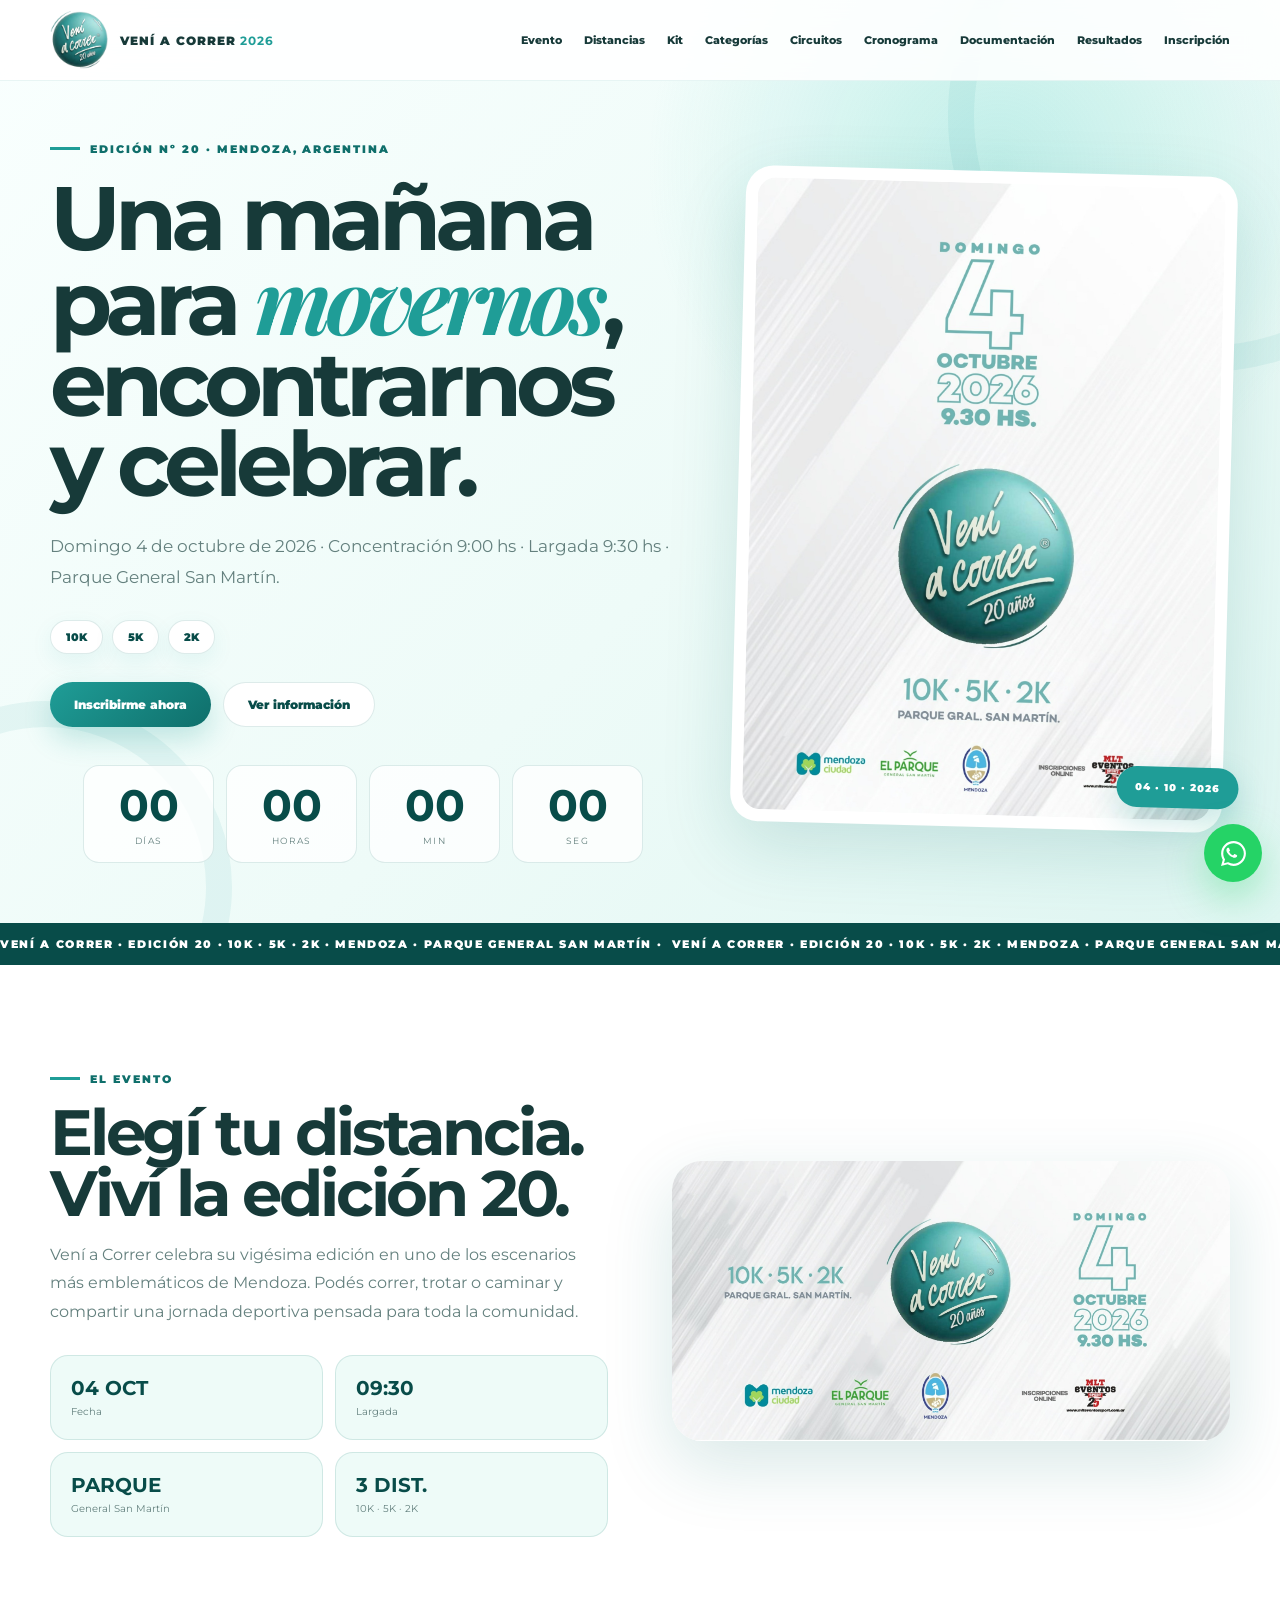
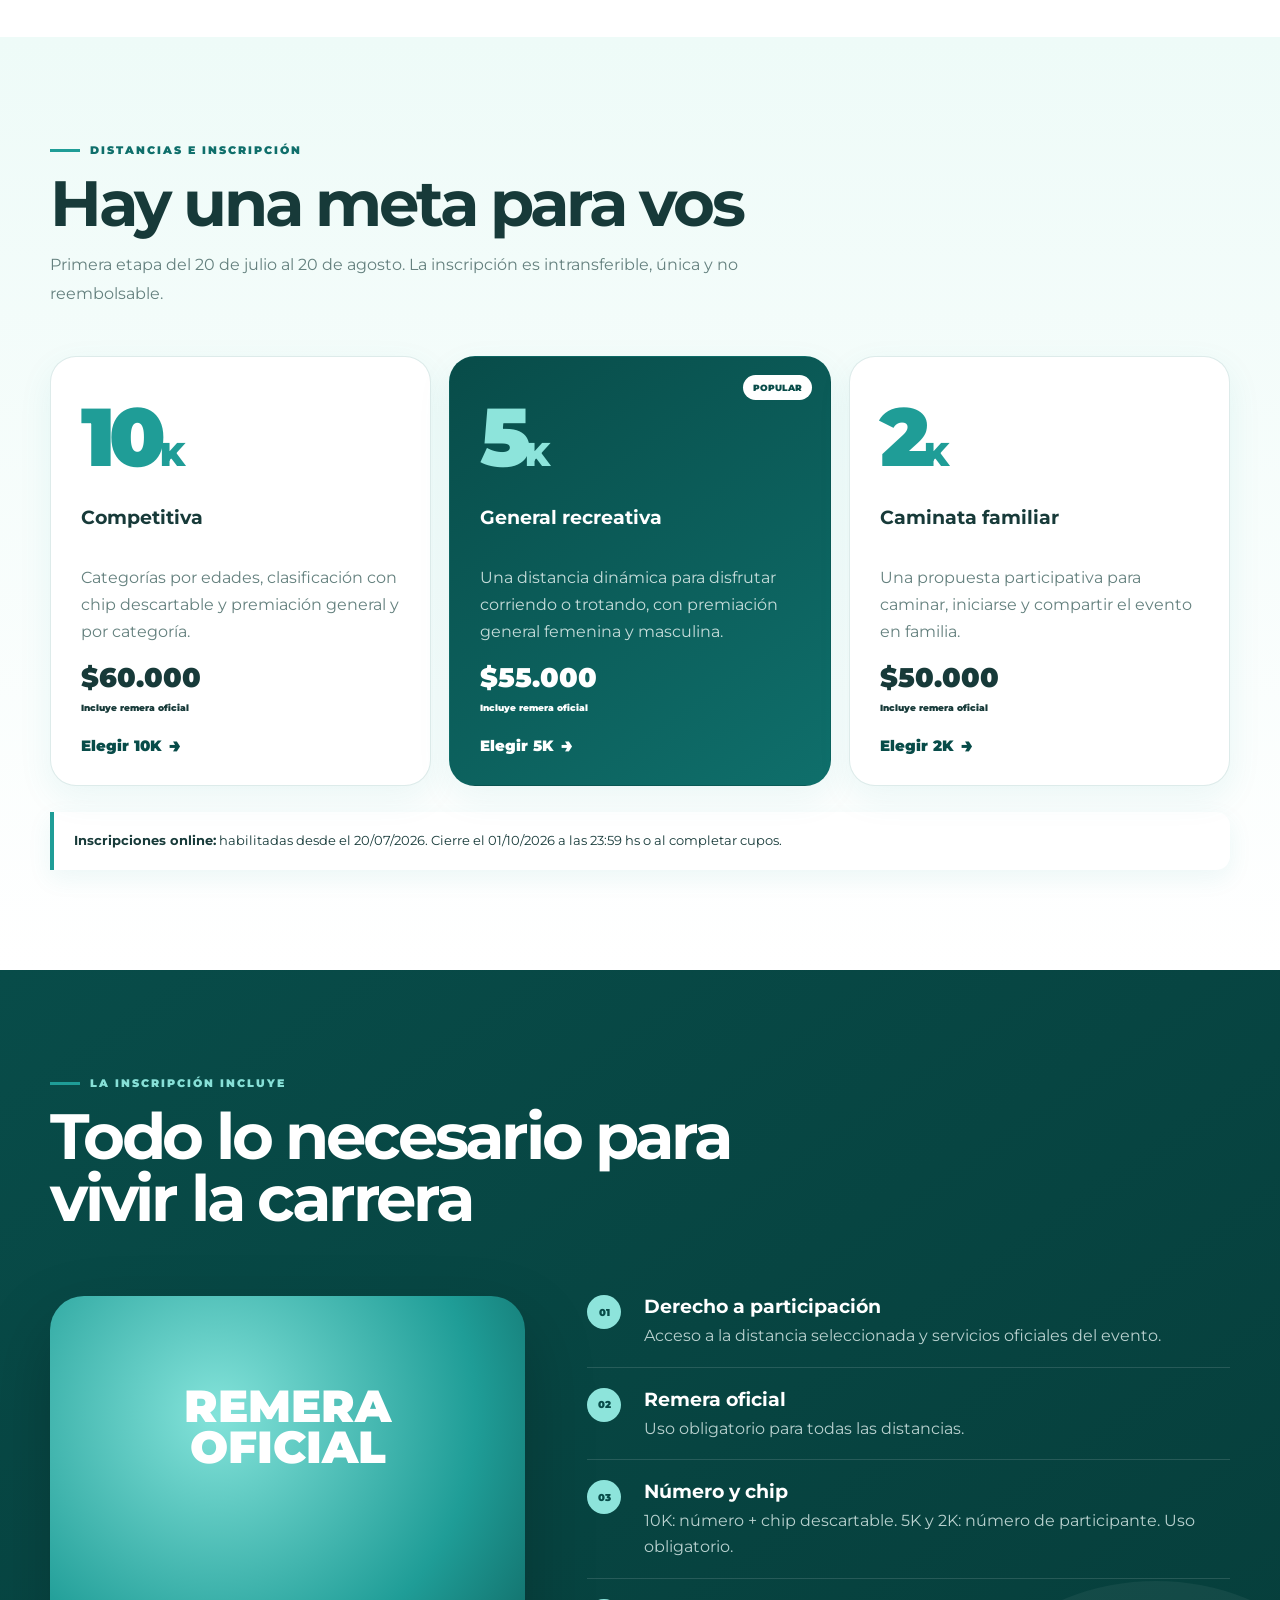
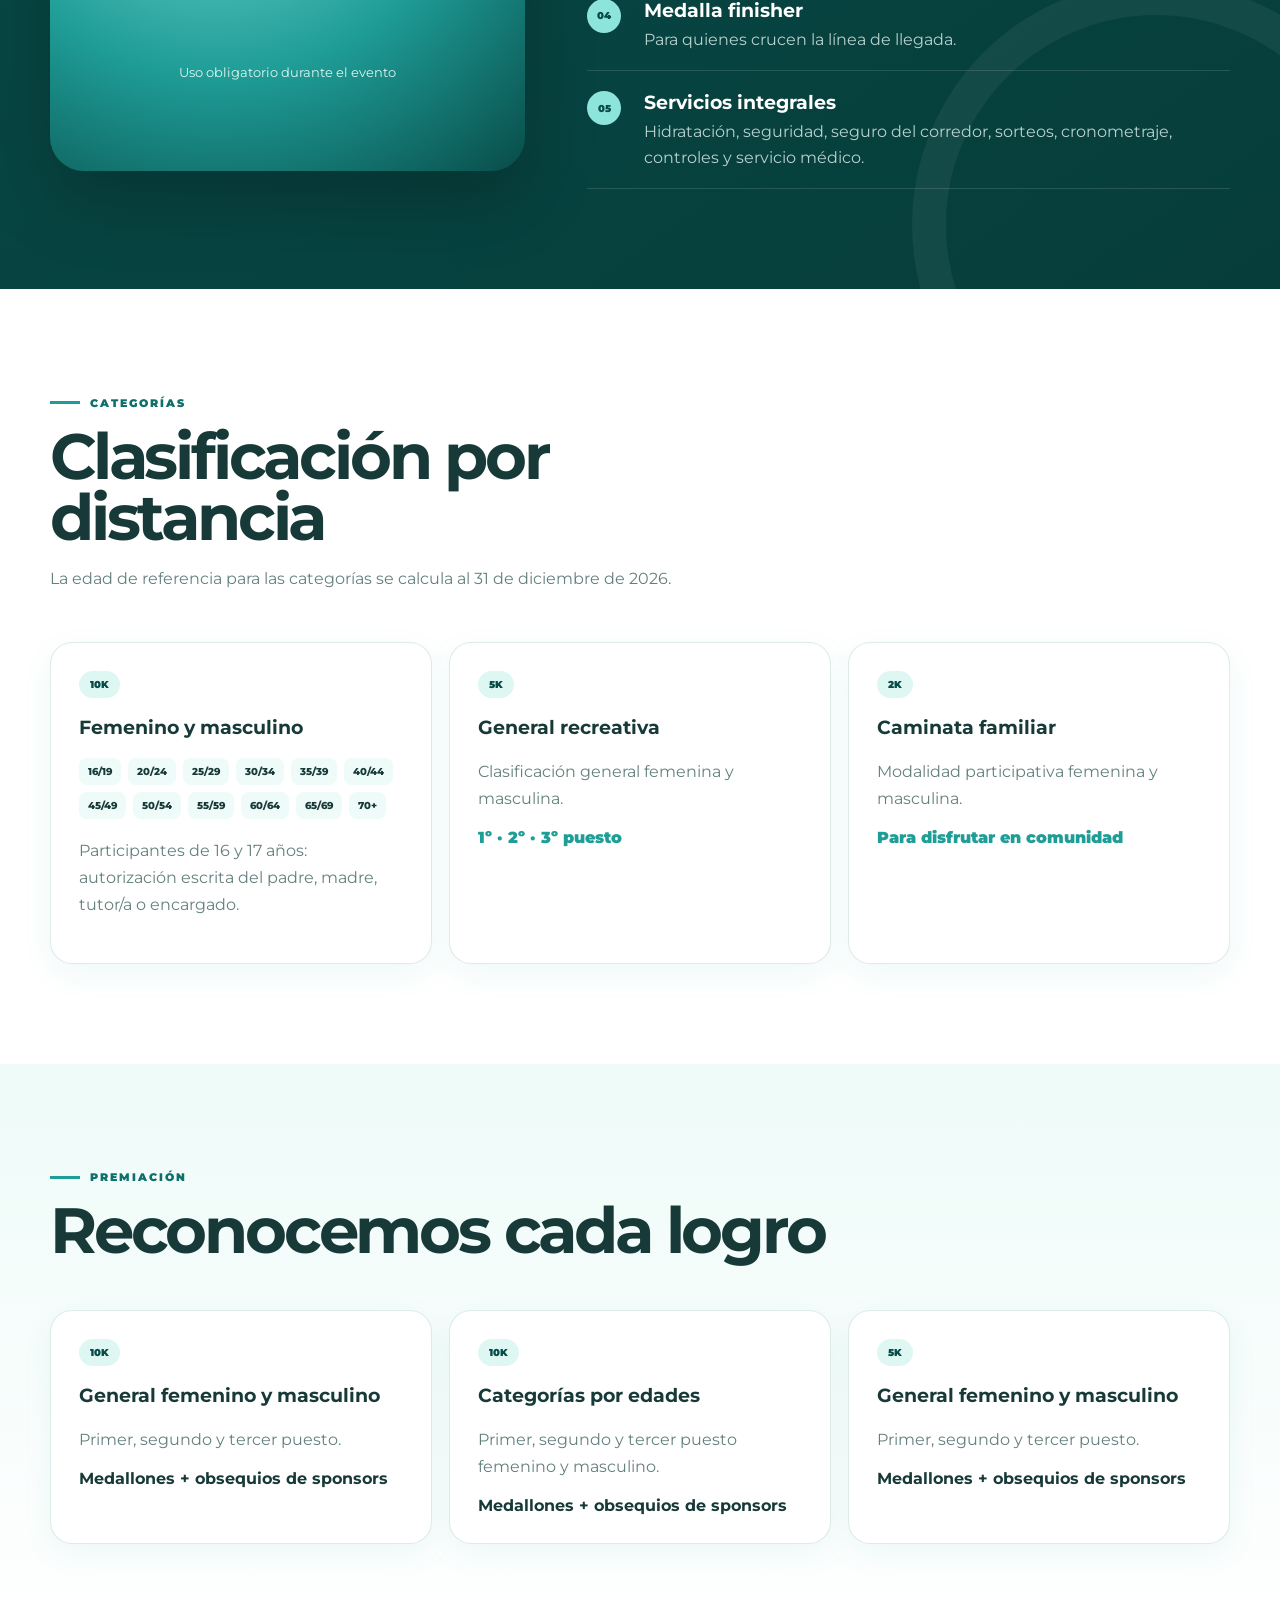
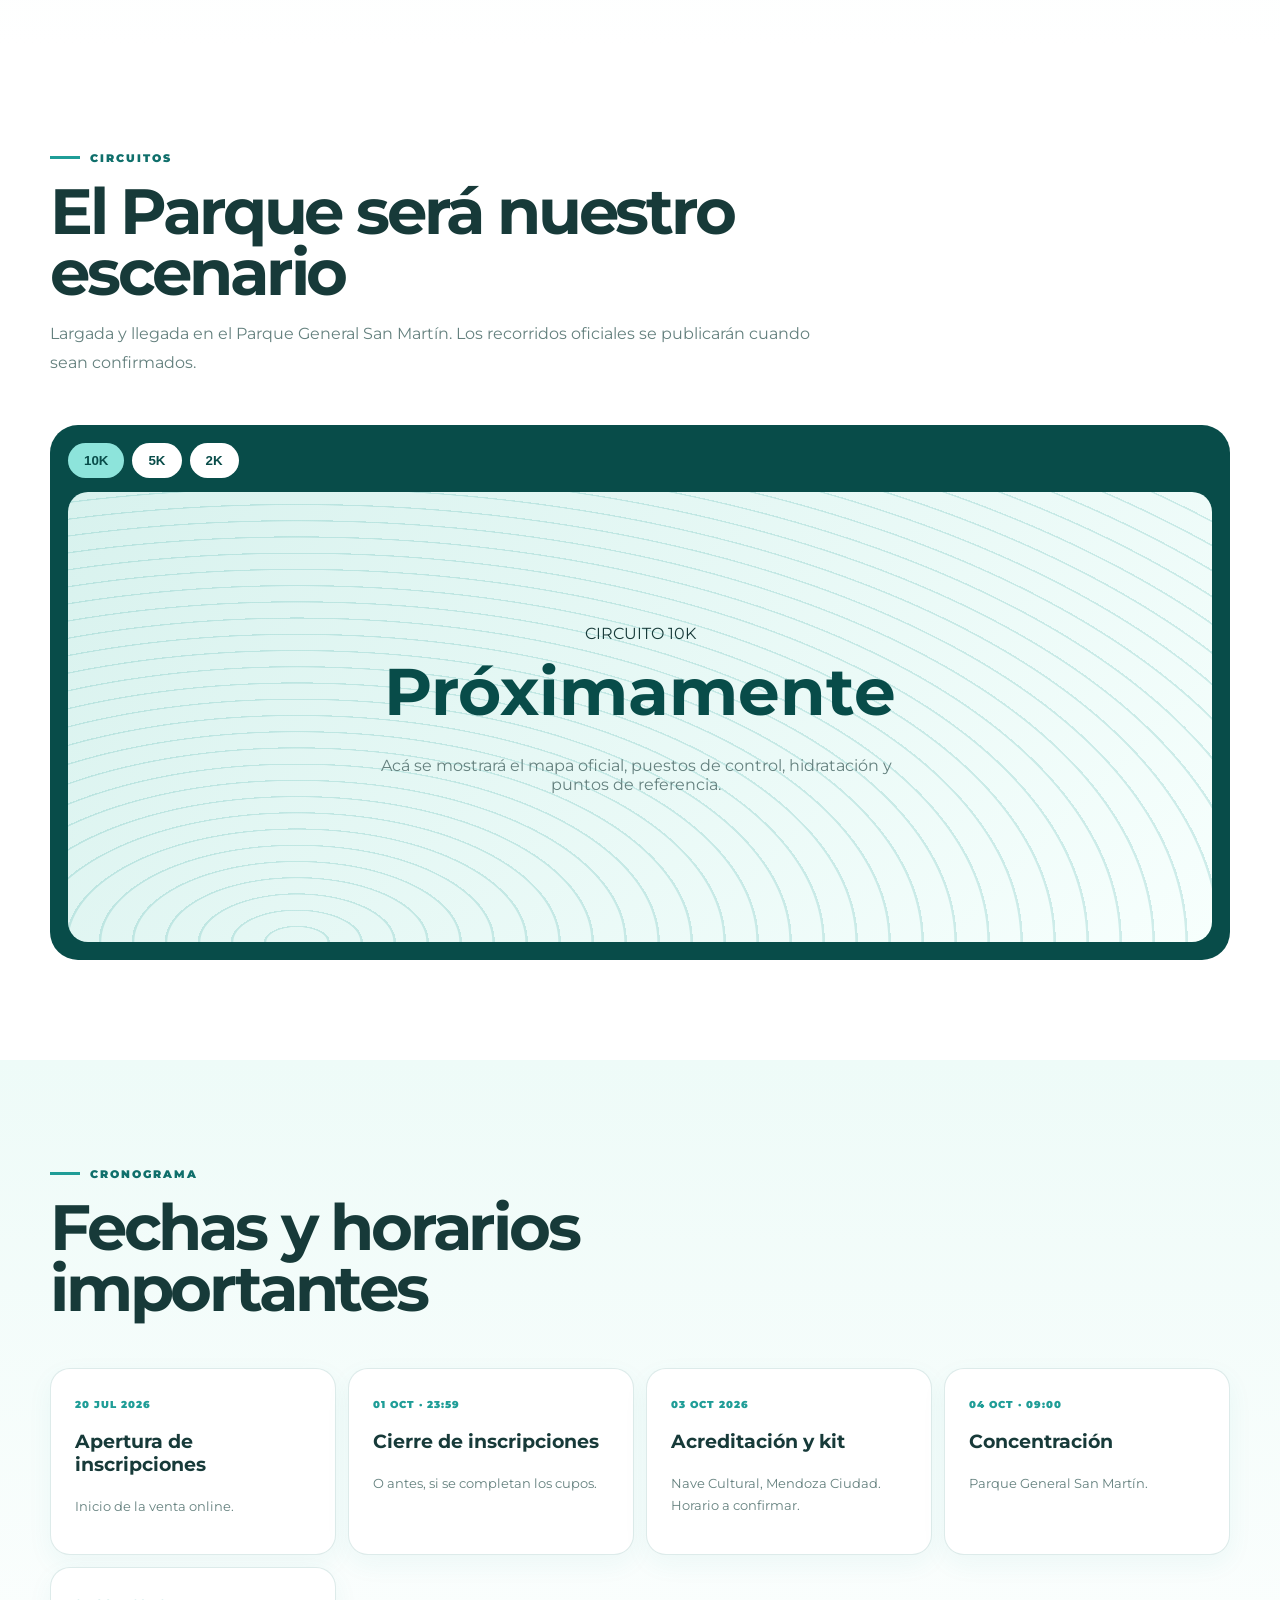
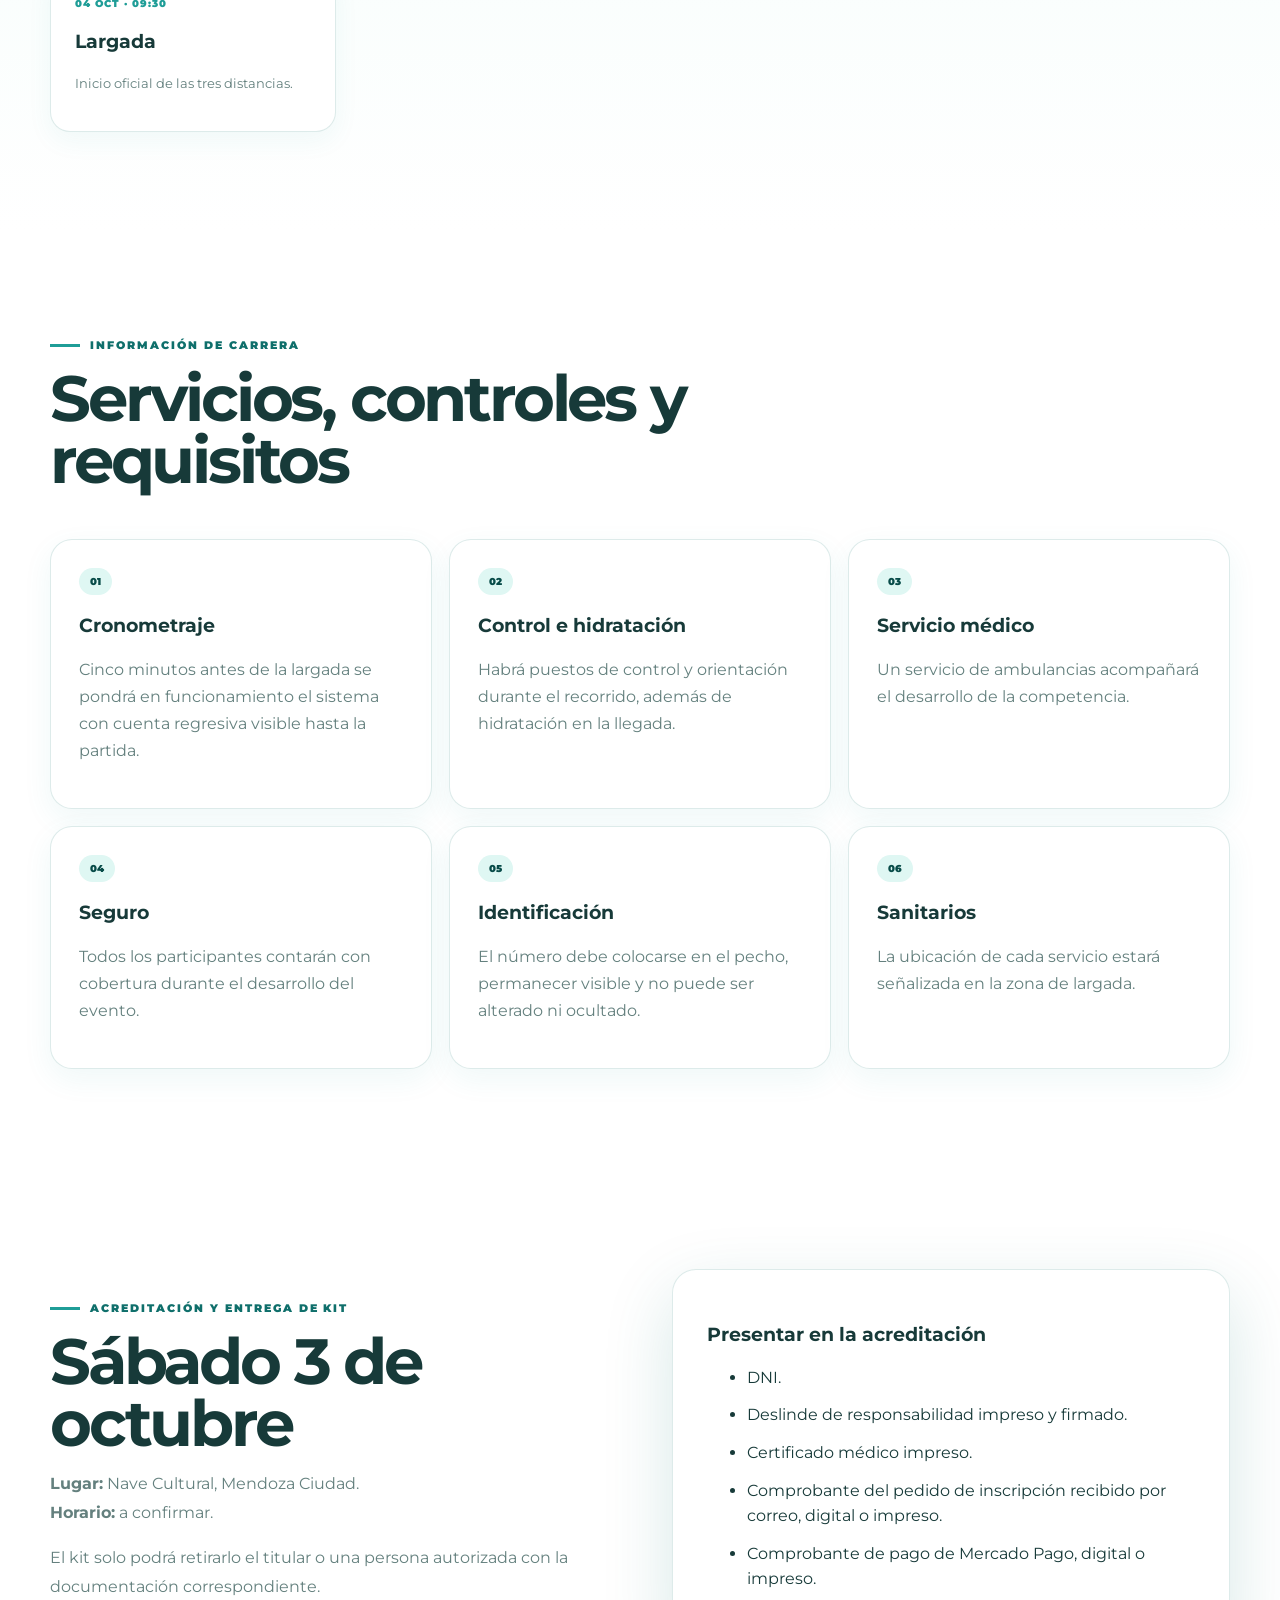
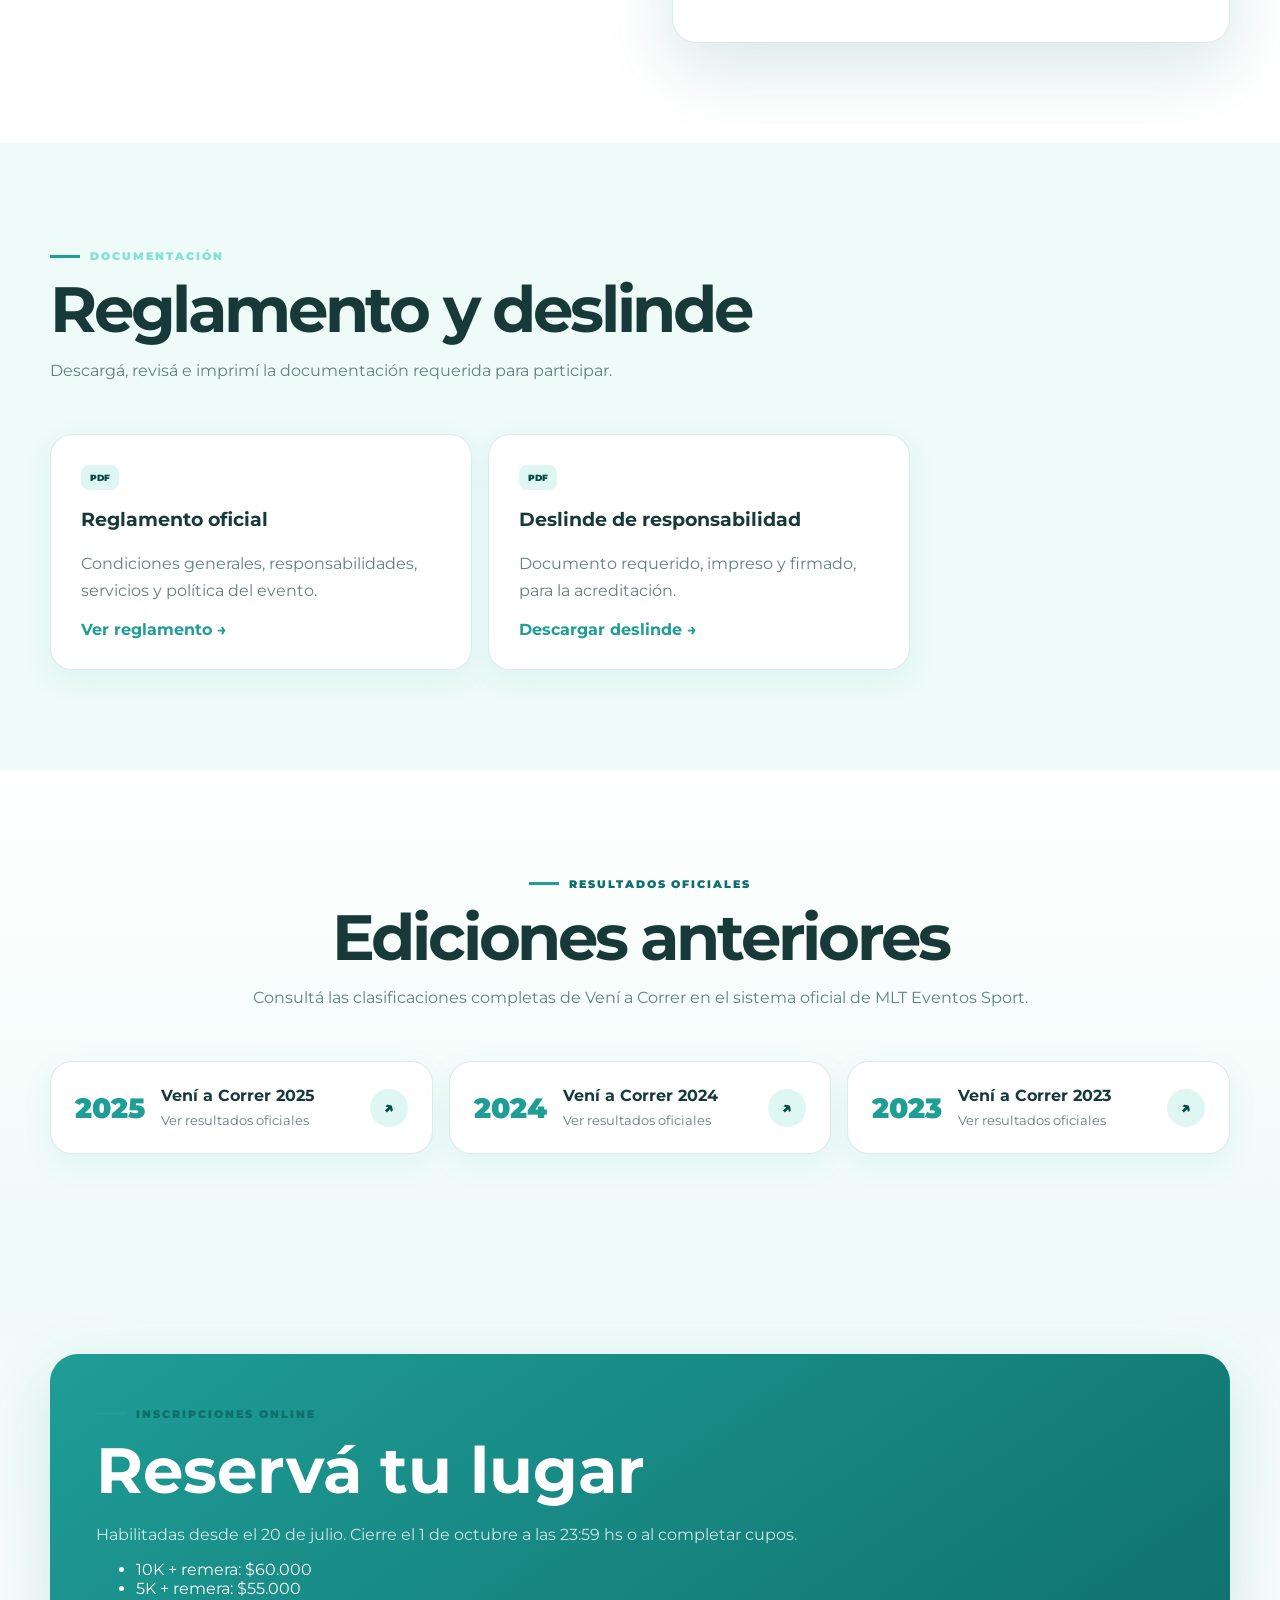
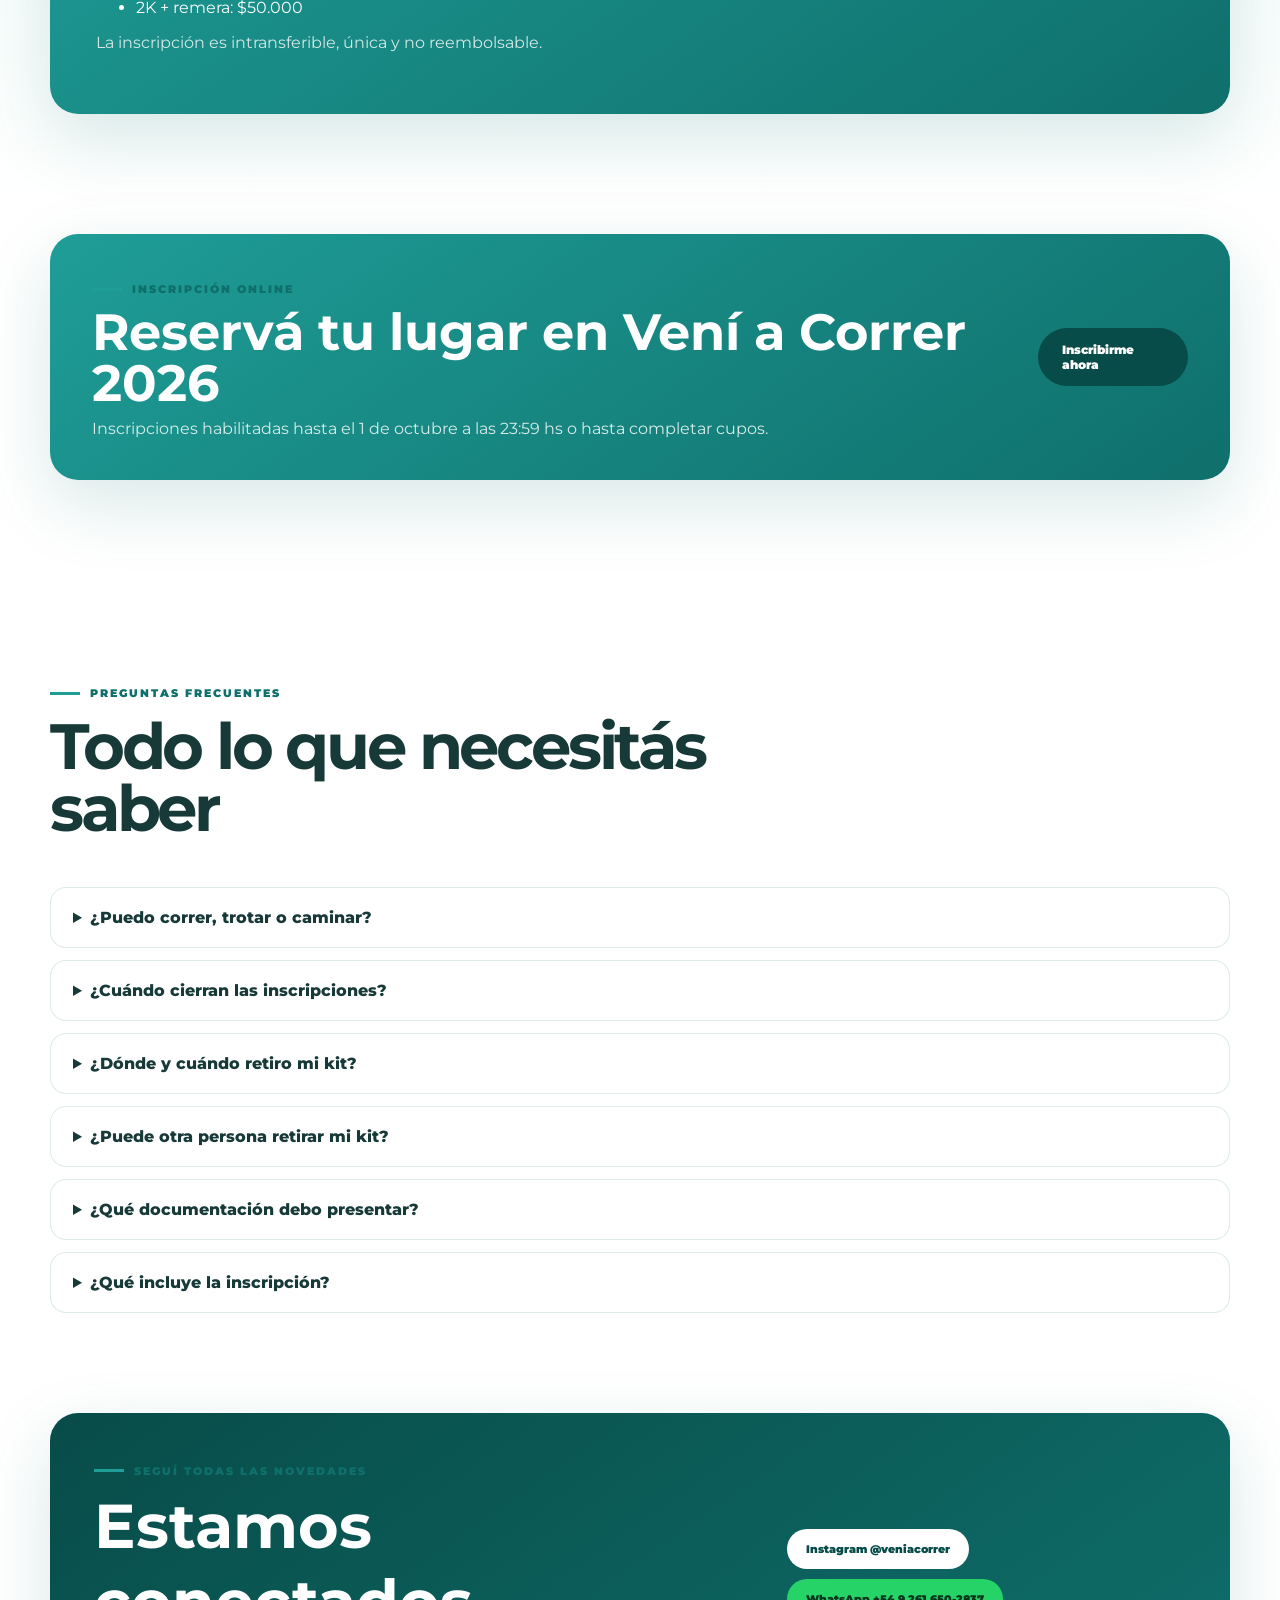
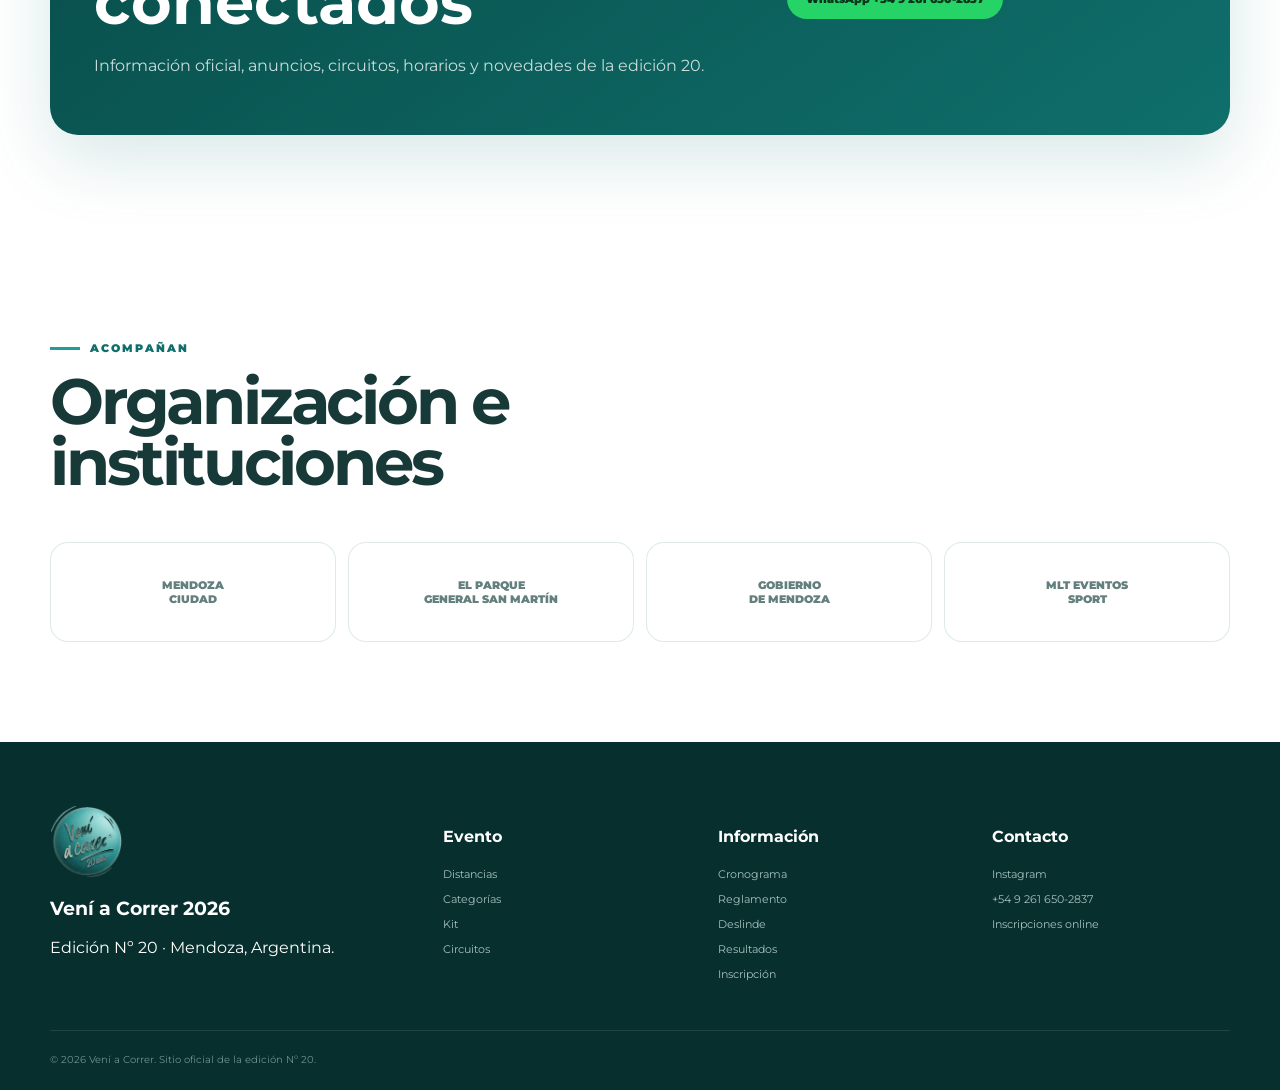
<file: index.html>
<!doctype html>
<html lang="es-AR">
<head>
  <meta charset="UTF-8" />
  <meta name="viewport" content="width=device-width, initial-scale=1.0" />
  <meta name="theme-color" content="#147f7c" />
  <meta name="description" content="Vení a Correr 2026, edición 20 años. 10K, 5K y 2K en el Parque General San Martín, Mendoza. Domingo 4 de octubre, 9:30 hs." />
  <meta property="og:title" content="Vení a Correr 2026 — 20 años" />
  <meta property="og:description" content="10K · 5K · 2K — Parque General San Martín — 4 de octubre de 2026" />
  <meta property="og:image" content="assets/images/og-cover.jpg" />
  <meta property="og:type" content="website" />
  <link rel="icon" type="image/png" sizes="32x32" href="assets/images/favicon-32.png" />
  <link rel="apple-touch-icon" href="assets/images/logo-evento.jpg" />
  <link rel="manifest" href="manifest.webmanifest" />
  <link rel="preconnect" href="https://fonts.googleapis.com" />
  <link rel="preconnect" href="https://fonts.gstatic.com" crossorigin />
  <link href="https://fonts.googleapis.com/css2?family=Montserrat:wght@400;500;600;700;800;900&family=Playfair+Display:ital,wght@1,700&display=swap" rel="stylesheet" />
  <link rel="stylesheet" href="styles.css?v=9" />
  <title>Vení a Correr 2026 | Edición 20 años</title>
  <script type="application/ld+json">
  {"@context":"https://schema.org","@type":"SportsEvent","name":"Vení a Correr 2026 — Edición 20 años","startDate":"2026-10-04T09:30:00-03:00","endDate":"2026-10-04T13:00:00-03:00","eventStatus":"https://schema.org/EventScheduled","eventAttendanceMode":"https://schema.org/OfflineEventAttendanceMode","location":{"@type":"Place","name":"Parque General San Martín","address":{"@type":"PostalAddress","addressLocality":"Mendoza","addressRegion":"Mendoza","addressCountry":"AR"}},"offers":{"@type":"Offer","url":"https://inscripciones.mlteventossport.com.ar/eventos/veni-a-correr-2026","availability":"https://schema.org/InStock","validFrom":"2026-07-20T00:00:00-03:00"},"description":"Carrera 10K, 5K y 2K en el Parque General San Martín, Mendoza."}
  </script>
</head>
<body>
  <div class="progress" id="scrollProgress"></div>
  <header class="site-header" id="inicio">
    <nav class="nav container" aria-label="Navegación principal">
      <a class="brand" href="#inicio" aria-label="Vení a Correr, inicio">
        <img src="assets/images/logo-evento-transparente.png" alt="Logo Vení a Correr 20 años" />
        <span>VENÍ A CORRER <b>2026</b></span>
      </a>
      <button class="nav-toggle" id="navToggle" aria-expanded="false" aria-controls="navMenu" aria-label="Abrir menú">☰</button>
      <div class="nav-menu" id="navMenu">
        <a href="#evento">Evento</a><a href="#distancias">Distancias</a><a href="#kit">Kit</a><a href="#categorias">Categorías</a><a href="#circuitos">Circuitos</a><a href="#cronograma">Cronograma</a><a href="#documentacion">Documentación</a><a href="#resultados">Resultados</a>
<a href="#inscripciones">Inscripción</a>
      </div>
    </nav>
  </header>

  <main>
    <section class="hero">
      <div class="hero-glow one"></div><div class="hero-glow two"></div>
      <div class="container hero-grid">
        <div class="hero-copy reveal">
          <span class="eyebrow">EDICIÓN Nº 20 · MENDOZA, ARGENTINA</span>
          <h1>Una mañana para <em>movernos</em>, encontrarnos y celebrar.</h1>
          <p class="lead">Domingo 4 de octubre de 2026 · Concentración 9:00 hs · Largada 9:30 hs · Parque General San Martín.</p>
          <div class="hero-badges"><span>10K</span><span>5K</span><span>2K</span></div>
          <div class="hero-actions">
            <a class="btn btn-primary" href="https://inscripciones.mlteventossport.com.ar/eventos/veni-a-correr-2026" target="_blank" rel="noopener">Inscribirme ahora</a>
<a class="btn btn-ghost" href="#informacion">Ver información</a>
          </div>
          <div class="countdown" id="countdown" aria-label="Cuenta regresiva"></div>
        </div>
        <div class="hero-art reveal">
          <div class="poster-wrap"><img class="hero-event-image" src="assets/images/flyer-vertical.jpg" alt="Flyer oficial Vení a Correr 2026" /><span class="poster-chip">04 · 10 · 2026</span></div>
        </div>
      </div>
    </section>

    <section class="ticker" aria-hidden="true"><div>VENÍ A CORRER · EDICIÓN 20 · 10K · 5K · 2K · MENDOZA · PARQUE GENERAL SAN MARTÍN ·&nbsp; VENÍ A CORRER · EDICIÓN 20 · 10K · 5K · 2K · MENDOZA · PARQUE GENERAL SAN MARTÍN ·&nbsp;</div></section>

    <section class="section" id="evento">
      <div class="container split">
        <div class="section-copy reveal"><span class="eyebrow">EL EVENTO</span><h2>Elegí tu distancia.<br>Viví la edición 20.</h2><p>Vení a Correr celebra su vigésima edición en uno de los escenarios más emblemáticos de Mendoza. Podés correr, trotar o caminar y compartir una jornada deportiva pensada para toda la comunidad.</p><div class="info-grid"><article><b>04 OCT</b><span>Fecha</span></article><article><b>09:30</b><span>Largada</span></article><article><b>PARQUE</b><span>General San Martín</span></article><article><b>3 DIST.</b><span>10K · 5K · 2K</span></article></div></div>
        <div class="visual-card reveal"><img src="assets/images/flyer-horizontal.jpg" alt="Banner oficial del evento" /></div>
      </div>
    </section>

    <section class="section soft" id="distancias">
      <div class="container"><div class="section-head reveal"><span class="eyebrow">DISTANCIAS E INSCRIPCIÓN</span><h2>Hay una meta para vos</h2><p>Primera etapa del 20 de julio al 20 de agosto. La inscripción es intransferible, única y no reembolsable.</p></div>
        <div class="distance-grid">
          <article class="distance-card reveal"><div class="distance-number">10<span>K</span></div><h3>Competitiva</h3><p>Categorías por edades, clasificación con chip descartable y premiación general y por categoría.</p><div class="price">$60.000 <small>Incluye remera oficial</small></div><a class="distance-choice" href="https://inscripciones.mlteventossport.com.ar/eventos/veni-a-correr-2026" target="_blank" rel="noopener">Elegir 10K <span>→</span></a></article>
          <article class="distance-card featured reveal"><span class="popular">POPULAR</span><div class="distance-number">5<span>K</span></div><h3>General recreativa</h3><p>Una distancia dinámica para disfrutar corriendo o trotando, con premiación general femenina y masculina.</p><div class="price">$55.000 <small>Incluye remera oficial</small></div><a class="distance-choice" href="https://inscripciones.mlteventossport.com.ar/eventos/veni-a-correr-2026" target="_blank" rel="noopener">Elegir 5K <span>→</span></a></article>
          <article class="distance-card reveal"><div class="distance-number">2<span>K</span></div><h3>Caminata familiar</h3><p>Una propuesta participativa para caminar, iniciarse y compartir el evento en familia.</p><div class="price">$50.000 <small>Incluye remera oficial</small></div><a class="distance-choice" href="https://inscripciones.mlteventossport.com.ar/eventos/veni-a-correr-2026" target="_blank" rel="noopener">Elegir 2K <span>→</span></a></article>
        </div>
        <div class="registration-note reveal"><strong>Inscripciones online:</strong> habilitadas desde el 20/07/2026. Cierre el 01/10/2026 a las 23:59 hs o al completar cupos.</div>
      </div>
    </section>

    <section class="section dark" id="kit">
      <div class="container"><div class="section-head light reveal"><span class="eyebrow">LA INSCRIPCIÓN INCLUYE</span><h2>Todo lo necesario para vivir la carrera</h2></div>
        <div class="kit-grid">
          <div class="kit-visual reveal"><div class="shirt-placeholder"><span>REMERA<br>OFICIAL</span><small>Uso obligatorio durante el evento</small></div></div>
          <div class="kit-list reveal">
            <article><span>01</span><div><h3>Derecho a participación</h3><p>Acceso a la distancia seleccionada y servicios oficiales del evento.</p></div></article>
            <article><span>02</span><div><h3>Remera oficial</h3><p>Uso obligatorio para todas las distancias.</p></div></article>
            <article><span>03</span><div><h3>Número y chip</h3><p>10K: número + chip descartable. 5K y 2K: número de participante. Uso obligatorio.</p></div></article>
            <article><span>04</span><div><h3>Medalla finisher</h3><p>Para quienes crucen la línea de llegada.</p></div></article>
            <article><span>05</span><div><h3>Servicios integrales</h3><p>Hidratación, seguridad, seguro del corredor, sorteos, cronometraje, controles y servicio médico.</p></div></article>
          </div>
        </div>
      </div>
    </section>

    <section class="section" id="categorias">
      <div class="container"><div class="section-head reveal"><span class="eyebrow">CATEGORÍAS</span><h2>Clasificación por distancia</h2><p>La edad de referencia para las categorías se calcula al 31 de diciembre de 2026.</p></div>
        <div class="category-grid">
          <article class="category-card reveal"><span class="category-km">10K</span><h3>Femenino y masculino</h3><div class="age-chips"><span>16/19</span><span>20/24</span><span>25/29</span><span>30/34</span><span>35/39</span><span>40/44</span><span>45/49</span><span>50/54</span><span>55/59</span><span>60/64</span><span>65/69</span><span>70+</span></div><p>Participantes de 16 y 17 años: autorización escrita del padre, madre, tutor/a o encargado.</p></article>
          <article class="category-card reveal"><span class="category-km">5K</span><h3>General recreativa</h3><p>Clasificación general femenina y masculina.</p><div class="prize-mini">1º · 2º · 3º puesto</div></article>
          <article class="category-card reveal"><span class="category-km">2K</span><h3>Caminata familiar</h3><p>Modalidad participativa femenina y masculina.</p><div class="prize-mini">Para disfrutar en comunidad</div></article>
        </div>
      </div>
    </section>

    <section class="section soft" id="premiacion"><div class="container"><div class="section-head reveal"><span class="eyebrow">PREMIACIÓN</span><h2>Reconocemos cada logro</h2></div><div class="award-grid">
      <article class="reveal"><span>10K</span><h3>General femenino y masculino</h3><p>Primer, segundo y tercer puesto.</p><strong>Medallones + obsequios de sponsors</strong></article>
      <article class="reveal"><span>10K</span><h3>Categorías por edades</h3><p>Primer, segundo y tercer puesto femenino y masculino.</p><strong>Medallones + obsequios de sponsors</strong></article>
      <article class="reveal"><span>5K</span><h3>General femenino y masculino</h3><p>Primer, segundo y tercer puesto.</p><strong>Medallones + obsequios de sponsors</strong></article>
    </div></div></section>

    <section class="section" id="circuitos"><div class="container"><div class="section-head reveal"><span class="eyebrow">CIRCUITOS</span><h2>El Parque será nuestro escenario</h2><p>Largada y llegada en el Parque General San Martín. Los recorridos oficiales se publicarán cuando sean confirmados.</p></div>
      <div class="route-panel reveal"><div class="route-tabs"><button class="active" data-route="10K">10K</button><button data-route="5K">5K</button><button data-route="2K">2K</button></div><div class="route-map"><div class="map-lines"></div><div class="route-content"><span id="routeLabel">CIRCUITO 10K</span><h3>Próximamente</h3><p>Acá se mostrará el mapa oficial, puestos de control, hidratación y puntos de referencia.</p></div></div></div>
    </div></section>

    <section class="section soft" id="cronograma"><div class="container"><div class="section-head reveal"><span class="eyebrow">CRONOGRAMA</span><h2>Fechas y horarios importantes</h2></div><div class="timeline">
      <article class="reveal"><time>20 JUL 2026</time><h3>Apertura de inscripciones</h3><p>Inicio de la venta online.</p></article>
      <article class="reveal"><time>01 OCT · 23:59</time><h3>Cierre de inscripciones</h3><p>O antes, si se completan los cupos.</p></article>
      <article class="reveal"><time>03 OCT 2026</time><h3>Acreditación y kit</h3><p>Nave Cultural, Mendoza Ciudad. Horario a confirmar.</p></article>
      <article class="reveal"><time>04 OCT · 09:00</time><h3>Concentración</h3><p>Parque General San Martín.</p></article>
      <article class="reveal"><time>04 OCT · 09:30</time><h3>Largada</h3><p>Inicio oficial de las tres distancias.</p></article>
    </div></div></section>

    <section class="section" id="informacion"><div class="container"><div class="section-head reveal"><span class="eyebrow">INFORMACIÓN DE CARRERA</span><h2>Servicios, controles y requisitos</h2></div><div class="feature-grid">
      <article class="reveal"><span>01</span><h3>Cronometraje</h3><p>Cinco minutos antes de la largada se pondrá en funcionamiento el sistema con cuenta regresiva visible hasta la partida.</p></article>
      <article class="reveal"><span>02</span><h3>Control e hidratación</h3><p>Habrá puestos de control y orientación durante el recorrido, además de hidratación en la llegada.</p></article>
      <article class="reveal"><span>03</span><h3>Servicio médico</h3><p>Un servicio de ambulancias acompañará el desarrollo de la competencia.</p></article>
      <article class="reveal"><span>04</span><h3>Seguro</h3><p>Todos los participantes contarán con cobertura durante el desarrollo del evento.</p></article>
      <article class="reveal"><span>05</span><h3>Identificación</h3><p>El número debe colocarse en el pecho, permanecer visible y no puede ser alterado ni ocultado.</p></article>
      <article class="reveal"><span>06</span><h3>Sanitarios</h3><p>La ubicación de cada servicio estará señalizada en la zona de largada.</p></article>
    </div></div></section>

    <section class="section accreditation"><div class="container split"><div class="section-copy reveal"><span class="eyebrow">ACREDITACIÓN Y ENTREGA DE KIT</span><h2>Sábado 3 de octubre</h2><p><strong>Lugar:</strong> Nave Cultural, Mendoza Ciudad.<br><strong>Horario:</strong> a confirmar.</p><p>El kit solo podrá retirarlo el titular o una persona autorizada con la documentación correspondiente.</p></div><div class="checklist reveal"><h3>Presentar en la acreditación</h3><ul><li>DNI.</li><li>Deslinde de responsabilidad impreso y firmado.</li><li>Certificado médico impreso.</li><li>Comprobante del pedido de inscripción recibido por correo, digital o impreso.</li><li>Comprobante de pago de Mercado Pago, digital o impreso.</li></ul></div></div></section>

    <section class="section documents" id="documentacion"><div class="container"><div class="section-head light reveal"><span class="eyebrow">DOCUMENTACIÓN</span><h2>Reglamento y deslinde</h2><p>Descargá, revisá e imprimí la documentación requerida para participar.</p></div><div class="document-grid two-docs">
      <a class="doc-card reveal" href="docs/reglamento.pdf" target="_blank" rel="noopener"><span>PDF</span><h3>Reglamento oficial</h3><p>Condiciones generales, responsabilidades, servicios y política del evento.</p><strong>Ver reglamento →</strong></a>
      <a class="doc-card reveal" href="docs/deslinde.pdf" target="_blank" rel="noopener"><span>PDF</span><h3>Deslinde de responsabilidad</h3><p>Documento requerido, impreso y firmado, para la acreditación.</p><strong>Descargar deslinde →</strong></a>
    </div></div></section>

    
<section class="section results-section" id="resultados">
  <div class="container">
    <div class="section-head centered reveal">
      <span class="eyebrow">Resultados oficiales</span>
      <h2>Ediciones anteriores</h2>
      <p>Consultá las clasificaciones completas de Vení a Correr en el sistema oficial de MLT Eventos Sport.</p>
    </div>
    <div class="results-grid reveal">
      <a class="result-card" href="https://resultados.mlteventossport.com.ar/resultados/eventos/event_62.php" target="_blank" rel="noopener">
        <span class="result-year">2025</span>
        <div><strong>Vení a Correr 2025</strong><small>Ver resultados oficiales</small></div>
        <span class="result-arrow">↗</span>
      </a>
      <a class="result-card" href="https://resultados.mlteventossport.com.ar/resultados/eventos/event_37.php" target="_blank" rel="noopener">
        <span class="result-year">2024</span>
        <div><strong>Vení a Correr 2024</strong><small>Ver resultados oficiales</small></div>
        <span class="result-arrow">↗</span>
      </a>
      <a class="result-card" href="https://resultados.mlteventossport.com.ar/resultados/eventos/event_25.php" target="_blank" rel="noopener">
        <span class="result-year">2023</span>
        <div><strong>Vení a Correr 2023</strong><small>Ver resultados oficiales</small></div>
        <span class="result-arrow">↗</span>
      </a>
    </div>
  </div>
</section>


    <section class="section soft" id="inscripciones"><div class="container registration reveal"><div><span class="eyebrow">INSCRIPCIONES ONLINE</span><h2>Reservá tu lugar</h2><p>Habilitadas desde el 20 de julio. Cierre el 1 de octubre a las 23:59 hs o al completar cupos.</p><ul><li>10K + remera: $60.000</li><li>5K + remera: $55.000</li><li>2K + remera: $50.000</li></ul><p class="legal-note">La inscripción es intransferible, única y no reembolsable.</p></div><div class="registration-action"><a class="btn" href="https://inscripciones.mlteventossport.com.ar/eventos/veni-a-correr-2026" target="_blank" rel="noopener">Inscribirme ahora</a><a class="social-inline" href="https://www.instagram.com/veniacorrer/" target="_blank" rel="noopener">Seguir novedades en Instagram</a></div></div></section>

    
<section class="section signup-banner-section">
  <div class="container">
    <div class="signup-banner reveal">
      <div>
        <span class="eyebrow">Inscripción online</span>
        <h2>Reservá tu lugar en Vení a Correr 2026</h2>
        <p>Inscripciones habilitadas hasta el 1 de octubre a las 23:59 hs o hasta completar cupos.</p>
      </div>
      <a class="btn btn-light" href="https://inscripciones.mlteventossport.com.ar/eventos/veni-a-correr-2026" target="_blank" rel="noopener">Inscribirme ahora</a>
    </div>
  </div>
</section>

<section class="section" id="faq"><div class="container"><div class="section-head reveal"><span class="eyebrow">PREGUNTAS FRECUENTES</span><h2>Todo lo que necesitás saber</h2></div><div class="faq-list">
      <details class="reveal"><summary>¿Puedo correr, trotar o caminar?</summary><p>Sí. La distancia es elegida por cada participante y puede completarse corriendo, trotando o caminando.</p></details>
      <details class="reveal"><summary>¿Cuándo cierran las inscripciones?</summary><p>El 1 de octubre de 2026 a las 23:59 hs o antes si se completan los cupos.</p></details>
      <details class="reveal"><summary>¿Dónde y cuándo retiro mi kit?</summary><p>El sábado 3 de octubre en la Nave Cultural, Mendoza Ciudad. El horario será confirmado por la organización.</p></details>
      <details class="reveal"><summary>¿Puede otra persona retirar mi kit?</summary><p>Sí, con autorización y toda la documentación correspondiente del titular.</p></details>
      <details class="reveal"><summary>¿Qué documentación debo presentar?</summary><p>DNI, deslinde firmado, certificado médico, comprobante del pedido de inscripción y comprobante de pago.</p></details>
      <details class="reveal"><summary>¿Qué incluye la inscripción?</summary><p>Participación, remera oficial, número, chip descartable para 10K, medalla finisher, hidratación, seguridad, seguro, sorteos, cronometraje, controles y servicio médico.</p></details>
    </div></div></section>

    <section class="section social-section"><div class="container social-card reveal"><div><span class="eyebrow">SEGUÍ TODAS LAS NOVEDADES</span><h2>Estamos conectados</h2><p>Información oficial, anuncios, circuitos, horarios y novedades de la edición 20.</p></div><div class="social-actions"><a class="instagram-btn" href="https://www.instagram.com/veniacorrer/" target="_blank" rel="noopener">Instagram @veniacorrer</a><a class="whatsapp-btn-inline" href="https://wa.me/5492616502837?text=Hola%2C%20quiero%20informaci%C3%B3n%20sobre%20Ven%C3%AD%20a%20Correr%202026" target="_blank" rel="noopener">WhatsApp +54 9 261 650-2837</a></div></div></section>

    <section class="section sponsors"><div class="container"><div class="section-head reveal"><span class="eyebrow">ACOMPAÑAN</span><h2>Organización e instituciones</h2></div><div class="sponsor-row"><span>MENDOZA<br>CIUDAD</span><span>EL PARQUE<br>GENERAL SAN MARTÍN</span><span>GOBIERNO<br>DE MENDOZA</span><span>MLT EVENTOS<br>SPORT</span></div></div></section>
  </main>

  <footer><div class="container footer-grid"><div><img src="assets/images/logo-evento-transparente.png" alt="Vení a Correr"><h3>Vení a Correr 2026</h3><p>Edición Nº 20 · Mendoza, Argentina.</p></div><div><h4>Evento</h4><a href="#distancias">Distancias</a><a href="#categorias">Categorías</a><a href="#kit">Kit</a><a href="#circuitos">Circuitos</a></div><div><h4>Información</h4><a href="#cronograma">Cronograma</a><a href="#documentacion">Reglamento</a><a href="#documentacion">Deslinde</a><a href="#resultados">Resultados</a>
<a href="#inscripciones">Inscripción</a></div><div><h4>Contacto</h4><a href="https://www.instagram.com/veniacorrer/" target="_blank" rel="noopener">Instagram</a><a href="https://wa.me/5492616502837" target="_blank" rel="noopener">+54 9 261 650-2837</a><a href="https://inscripciones.mlteventossport.com.ar/eventos/veni-a-correr-2026" target="_blank" rel="noopener">Inscripciones online</a></div></div><div class="container copyright">© 2026 Vení a Correr. Sitio oficial de la edición Nº 20.</div></footer>

  <div class="floating-actions">
    <a class="floating-whatsapp" aria-label="Contactar por WhatsApp" href="https://wa.me/5492616502837?text=Hola%2C%20quiero%20informaci%C3%B3n%20sobre%20Ven%C3%AD%20a%20Correr%202026" target="_blank" rel="noopener" aria-label="Consultar por WhatsApp"><svg viewBox="0 0 32 32" aria-hidden="true"><path fill="currentColor" d="M19.11 17.38c-.27-.14-1.59-.78-1.84-.87-.25-.09-.43-.14-.61.14-.18.27-.7.87-.86 1.05-.16.18-.32.2-.59.07-.27-.14-1.14-.42-2.17-1.34-.8-.71-1.34-1.59-1.5-1.86-.16-.27-.02-.42.12-.55.12-.12.27-.32.41-.48.14-.16.18-.27.27-.45.09-.18.05-.34-.02-.48-.07-.14-.61-1.48-.84-2.03-.22-.53-.45-.46-.61-.47h-.52c-.18 0-.48.07-.73.34-.25.27-.96.94-.96 2.29s.98 2.66 1.12 2.84c.14.18 1.93 2.95 4.68 4.14.65.28 1.16.45 1.56.58.66.21 1.26.18 1.73.11.53-.08 1.59-.65 1.82-1.28.23-.63.23-1.17.16-1.28-.07-.11-.25-.18-.52-.32z"/><path fill="currentColor" d="M16.03 3.2c-7.06 0-12.8 5.73-12.8 12.79 0 2.25.59 4.45 1.71 6.38L3.12 29l6.79-1.78a12.77 12.77 0 0 0 6.12 1.56h.01c7.05 0 12.79-5.74 12.79-12.8 0-3.42-1.33-6.63-3.75-9.05A12.7 12.7 0 0 0 16.03 3.2zm0 23.42h-.01a10.6 10.6 0 0 1-5.41-1.48l-.39-.23-4.03 1.06 1.08-3.93-.25-.4a10.62 10.62 0 1 1 9.01 4.98z"/></svg></a>
  </div>
  <script src="script.js?v=9"></script>
</body>
</html>
</file>
<file: styles.css>
:root{
  --teal:#1f9d97;
  --teal-dark:#0f6f6b;
  --teal-deep:#084c49;
  --mint:#dff7f3;
  --mint-2:#eefbf8;
  --white:#ffffff;
  --ink:#173a39;
  --muted:#64807e;
  --line:rgba(15,111,107,.14);
  --shadow:0 24px 70px rgba(15,111,107,.16);
}
*{box-sizing:border-box}
html{scroll-behavior:smooth}
body{margin:0;font-family:Montserrat,system-ui,sans-serif;color:var(--ink);background:#fff;overflow-x:hidden}
a{text-decoration:none;color:inherit}
img{display:block;max-width:100%}
.container{width:min(1180px,calc(100% - 40px));margin:auto}
.section{padding:100px 0}
.progress{position:fixed;top:0;left:0;height:3px;width:0;background:linear-gradient(90deg,var(--teal),#7be1d5);z-index:2000}
.site-header{position:fixed;inset:0 0 auto;z-index:1000;background:rgba(255,255,255,.88);backdrop-filter:blur(15px);border-bottom:1px solid rgba(31,157,151,.10)}
.nav{height:80px;display:flex;align-items:center;justify-content:space-between}
.brand{display:flex;align-items:center;gap:12px;font-size:12px;font-weight:900;letter-spacing:.08em;text-transform:uppercase}
.brand img{width:58px;height:58px;object-fit:contain}
.brand b{color:var(--teal)}
.nav-menu{display:flex;align-items:center;gap:22px;font-size:11px;font-weight:800}
.nav-menu a{position:relative}
.nav-menu a:not(.btn):after{content:"";position:absolute;left:0;right:100%;bottom:-7px;height:2px;background:var(--teal);transition:.25s}
.nav-menu a:hover:after{right:0}
.nav-toggle{display:none;border:0;width:44px;height:44px;border-radius:12px;background:var(--teal-deep);color:#fff}
.hero{min-height:100vh;padding:135px 0 60px;display:flex;align-items:center;position:relative;overflow:hidden;background:
 radial-gradient(circle at 78% 18%,rgba(94,211,199,.32),transparent 28%),
 linear-gradient(135deg,#f9fffe 0%,#eefbf8 56%,#dff6f2 100%)}
.hero:before,.hero:after{content:"";position:absolute;border-radius:50%;border:26px solid rgba(31,157,151,.08)}
.hero:before{width:460px;height:460px;right:-180px;top:-140px}
.hero:after{width:320px;height:320px;left:-140px;bottom:-150px}
.hero-grid{display:grid;grid-template-columns:1.08fr .92fr;gap:70px;align-items:center;position:relative;z-index:1}
.eyebrow{display:inline-flex;align-items:center;gap:10px;color:var(--teal-dark);font-size:11px;font-weight:900;letter-spacing:.18em;text-transform:uppercase}
.eyebrow:before{content:"";width:30px;height:3px;background:var(--teal)}
h1{font-size:clamp(56px,7vw,102px);line-height:.9;letter-spacing:-.065em;margin:22px 0 26px}
h1 em{font-family:"Playfair Display",serif;color:var(--teal);font-weight:700}
.lead{font-size:17px;line-height:1.8;color:var(--muted);max-width:650px}
.hero-badges{display:flex;gap:9px;flex-wrap:wrap;margin:28px 0}
.hero-badges span{padding:9px 15px;border-radius:999px;background:#fff;border:1px solid var(--line);font-size:11px;font-weight:900;color:var(--teal-deep);box-shadow:0 8px 22px rgba(31,157,151,.08)}
.hero-actions{display:flex;gap:12px;margin:28px 0}
.btn{display:inline-flex;align-items:center;justify-content:center;padding:14px 24px;border-radius:999px;background:var(--teal-deep);color:#fff;font-size:12px;font-weight:900}
.btn-ghost{background:#fff;color:var(--teal-deep);border:1px solid var(--line)}
.countdown{display:flex;gap:10px;margin-top:34px}
.countdown div{min-width:74px;padding:14px 12px;border-radius:16px;background:rgba(255,255,255,.78);border:1px solid var(--line);text-align:center}
.countdown b{display:block;font-size:28px;color:var(--teal-deep)}
.countdown small{font-size:9px;text-transform:uppercase;letter-spacing:.12em;color:var(--muted)}
.hero-art{position:relative}
.poster-wrap{padding:14px;background:#fff;border-radius:28px;box-shadow:var(--shadow);transform:rotate(1.5deg)}
.poster-wrap img{width:100%;aspect-ratio:1.45;object-fit:cover;border-radius:18px}
.poster-chip{position:absolute;right:-16px;bottom:24px;padding:14px 18px;background:var(--teal);color:#fff;border-radius:999px;font-size:10px;font-weight:900;letter-spacing:.12em;box-shadow:0 12px 30px rgba(31,157,151,.26)}
.ticker{overflow:hidden;background:var(--teal-deep);color:#fff;padding:14px 0;font-size:11px;font-weight:900;letter-spacing:.15em;white-space:nowrap}
.ticker div{width:max-content;animation:marquee 26s linear infinite}
@keyframes marquee{to{transform:translateX(-50%)}}
.section-head{max-width:780px;margin-bottom:48px}
.section-head.centered{text-align:center;margin-left:auto;margin-right:auto}
.section-head h2,.section-copy h2{font-size:clamp(42px,5vw,72px);line-height:.96;letter-spacing:-.05em;margin:16px 0}
.section-head p,.section-copy p{color:var(--muted);line-height:1.8}
.split{display:grid;grid-template-columns:1fr 1fr;gap:64px;align-items:center}
.visual-card{border-radius:30px;overflow:hidden;box-shadow:var(--shadow)}
.info-grid{display:grid;grid-template-columns:repeat(2,1fr);gap:12px;margin-top:28px}
.info-grid article{padding:20px;background:var(--mint-2);border:1px solid var(--line);border-radius:18px}
.info-grid b{display:block;font-size:20px;color:var(--teal-deep)}
.info-grid span{font-size:10px;color:var(--muted)}
.soft{background:linear-gradient(180deg,var(--mint-2),#fff)}
.distance-grid{display:grid;grid-template-columns:repeat(3,1fr);gap:18px}
.distance-card{min-height:400px;padding:30px;background:#fff;border:1px solid var(--line);border-radius:26px;display:flex;flex-direction:column;position:relative;transition:.25s;box-shadow:0 12px 34px rgba(31,157,151,.08)}
.distance-card:hover{transform:translateY(-8px);box-shadow:var(--shadow)}
.distance-card.featured{background:linear-gradient(145deg,var(--teal-deep),var(--teal-dark));color:#fff}
.popular{position:absolute;right:18px;top:18px;background:#fff;color:var(--teal-deep);padding:7px 10px;border-radius:999px;font-size:9px;font-weight:900}
.distance-number{font-size:82px;font-weight:900;letter-spacing:-.075em;color:var(--teal)}
.featured .distance-number{color:#8de4db}
.distance-number span{font-size:.4em}
.distance-card p{color:var(--muted);line-height:1.7}
.featured p{color:#c5dcda}
.price{margin-top:auto;font-size:27px;font-weight:900}
.price small{display:block;font-size:9px;color:inherit;margin-top:8px}
.registration-note{margin-top:26px;padding:18px 20px;background:#fff;border-left:4px solid var(--teal);border-radius:0 14px 14px 0;box-shadow:0 8px 24px rgba(31,157,151,.08);font-size:13px;line-height:1.65}
.dark{background:linear-gradient(145deg,var(--teal-deep),#063d3a);color:#fff;position:relative;overflow:hidden}
.dark:before{content:"";position:absolute;inset:auto -120px -180px auto;width:420px;height:420px;border-radius:50%;border:34px solid rgba(255,255,255,.05)}
.section-head.light .eyebrow{color:#87e0d7}
.kit-grid{display:grid;grid-template-columns:.85fr 1.15fr;gap:62px;align-items:center;position:relative;z-index:1}
.shirt-placeholder{aspect-ratio:1;border-radius:34px;background:radial-gradient(circle at 35% 25%,#84e3da,var(--teal) 55%,var(--teal-deep));display:grid;place-items:center;text-align:center;box-shadow:0 30px 70px rgba(0,0,0,.22)}
.shirt-placeholder span{font-size:45px;font-weight:900;line-height:.9}
.shirt-placeholder small{display:block;max-width:230px;margin-top:16px;color:#ddf5f2}
.kit-list{display:grid;gap:2px}
.kit-list article{display:grid;grid-template-columns:42px 1fr;gap:15px;padding:18px 0;border-bottom:1px solid rgba(255,255,255,.13)}
.kit-list article>span{width:34px;height:34px;border-radius:50%;display:grid;place-items:center;background:#8de4db;color:var(--teal-deep);font-size:10px;font-weight:900}
.kit-list h3{margin:0 0 5px}
.kit-list p{margin:0;color:#b9d1cf;line-height:1.6}
.category-grid,.award-grid,.feature-grid{display:grid;grid-template-columns:repeat(3,1fr);gap:17px}
.category-card,.award-grid article,.feature-grid article{padding:28px;background:#fff;border:1px solid var(--line);border-radius:22px;box-shadow:0 10px 30px rgba(31,157,151,.07)}
.category-km,.award-grid article>span,.feature-grid article>span{display:inline-flex;padding:7px 11px;border-radius:999px;background:var(--mint);color:var(--teal-deep);font-size:10px;font-weight:900}
.age-chips{display:flex;flex-wrap:wrap;gap:7px;margin:18px 0}
.age-chips span{padding:7px 9px;border-radius:8px;background:var(--mint-2);font-size:10px;font-weight:800}
.category-card p,.award-grid p,.feature-grid p{color:var(--muted);line-height:1.7}
.prize-mini{font-weight:900;color:var(--teal)}
.route-panel{padding:18px;border-radius:28px;background:var(--teal-deep)}
.route-tabs{display:flex;gap:8px;margin-bottom:14px}
.route-tabs button{border:0;border-radius:999px;padding:10px 16px;background:#fff;color:var(--teal-deep);font-weight:900}
.route-tabs button.active{background:#8de4db}
.route-map{position:relative;min-height:450px;border-radius:20px;overflow:hidden;background:linear-gradient(135deg,#d8f2ee,#f7fffd)}
.map-lines{position:absolute;inset:0;background:repeating-radial-gradient(ellipse at 20% 100%,transparent 0 30px,rgba(31,157,151,.18) 31px 33px)}
.route-content{position:absolute;inset:0;display:grid;place-content:center;text-align:center;padding:28px}
.route-content h3{font-size:66px;margin:8px;color:var(--teal-deep)}
.route-content p{color:var(--muted);max-width:520px}
.timeline{display:grid;grid-template-columns:repeat(4,1fr);gap:12px}
.timeline article{padding:24px;background:#fff;border:1px solid var(--line);border-radius:20px;box-shadow:0 9px 26px rgba(31,157,151,.06)}
.timeline time{font-size:10px;font-weight:900;color:var(--teal);letter-spacing:.1em}
.timeline p{font-size:13px;color:var(--muted);line-height:1.7}
.results-section{background:linear-gradient(180deg,#fff,var(--mint-2))}
.results-grid{display:grid;grid-template-columns:repeat(3,1fr);gap:16px}
.result-card{display:grid;grid-template-columns:auto 1fr auto;gap:16px;align-items:center;padding:24px;background:#fff;border:1px solid var(--line);border-radius:22px;box-shadow:0 10px 30px rgba(31,157,151,.08);transition:.25s}
.result-card:hover{transform:translateY(-6px);box-shadow:var(--shadow)}
.result-year{font-size:28px;font-weight:900;color:var(--teal)}
.result-card strong{display:block;margin-bottom:5px}
.result-card small{color:var(--muted)}
.result-arrow{width:38px;height:38px;border-radius:50%;display:grid;place-items:center;background:var(--mint);color:var(--teal-deep);font-weight:900}
.registration{padding:46px;border-radius:28px;background:linear-gradient(145deg,var(--teal),var(--teal-dark));color:#fff;display:grid;grid-template-columns:1fr;gap:26px;box-shadow:var(--shadow)}
.registration h2{font-size:clamp(40px,5vw,64px);margin:10px 0}
.registration p{color:#d3e8e6}
.registration-action{display:none}
.faq-list{display:grid;gap:12px}
.faq-list details{padding:20px 22px;background:#fff;border:1px solid var(--line);border-radius:16px}
.faq-list summary{font-weight:800;cursor:pointer}
.faq-list p{color:var(--muted);line-height:1.7}
.documents{background:var(--mint-2)}
.document-grid{display:grid;grid-template-columns:repeat(2,1fr);gap:16px;max-width:860px}
.doc-card{padding:30px;background:#fff;border:1px solid var(--line);border-radius:22px;box-shadow:0 10px 30px rgba(31,157,151,.08);transition:.25s}
.doc-card:hover{transform:translateY(-5px)}
.doc-card>span{display:inline-flex;padding:7px 9px;border-radius:8px;background:var(--mint);color:var(--teal-deep);font-size:9px;font-weight:900}
.doc-card p{color:var(--muted);line-height:1.7}
.doc-card strong{color:var(--teal)}
.checklist{padding:34px;background:#fff;border:1px solid var(--line);border-radius:24px;box-shadow:var(--shadow)}
.checklist li{margin:12px 0;line-height:1.6}
.sponsor-row{display:grid;grid-template-columns:repeat(4,1fr);gap:12px}
.sponsor-row span{min-height:100px;display:grid;place-items:center;text-align:center;border:1px solid var(--line);border-radius:18px;background:#fff;color:var(--muted);font-size:11px;font-weight:900}
.social-section{padding-top:0}
.social-card{display:flex;align-items:center;justify-content:space-between;gap:32px;padding:44px;border-radius:28px;background:linear-gradient(145deg,var(--teal-deep),var(--teal-dark));color:#fff;box-shadow:var(--shadow)}
.social-card h2{font-size:clamp(38px,5vw,62px);margin:10px 0}
.social-card p{color:#c8dddb}
.social-actions{display:flex;gap:10px;flex-wrap:wrap}
.instagram-btn,.whatsapp-btn-inline{display:inline-flex;align-items:center;gap:8px;padding:13px 19px;border-radius:999px;font-size:11px;font-weight:900}
.instagram-btn{background:#fff;color:var(--teal-deep)}
.whatsapp-btn-inline{background:#25d366;color:#07361d}
.whatsapp-btn-inline svg{width:20px;height:20px}
footer{background:#062f2d;color:#fff;padding:64px 0 24px}
.footer-grid{display:grid;grid-template-columns:1.5fr repeat(3,1fr);gap:36px}
.footer-grid img{width:72px;height:72px;object-fit:contain}
.footer-grid a,.footer-grid span{display:block;color:#a7c1bf;margin:11px 0;font-size:11px}
.copyright{margin-top:38px;padding-top:22px;border-top:1px solid rgba(255,255,255,.1);color:#6f918e;font-size:10px}
.floating-actions{position:fixed;right:18px;bottom:18px;z-index:1100}
.floating-cta{display:none!important}
.floating-whatsapp{width:58px;height:58px;border-radius:50%;display:grid;place-items:center;background:#25d366;color:#fff;box-shadow:0 16px 38px rgba(37,211,102,.35);transition:.25s}
.floating-whatsapp:hover{transform:translateY(-4px) scale(1.03)}
.floating-whatsapp svg{width:31px;height:31px}
.reveal{opacity:0;transform:translateY(24px);transition:.72s ease}
.reveal.visible{opacity:1;transform:none}
@media(max-width:900px){
 .nav-toggle{display:block}
 .nav-menu{position:absolute;top:76px;left:18px;right:18px;display:none;flex-direction:column;align-items:stretch;padding:20px;background:#fff;border:1px solid var(--line);border-radius:18px;box-shadow:var(--shadow)}
 .nav-menu.open{display:flex}
 .hero-grid,.split,.kit-grid{grid-template-columns:1fr}
 .hero-art{max-width:600px;margin:auto}
 .distance-grid,.category-grid,.award-grid,.feature-grid,.results-grid{grid-template-columns:1fr 1fr}
 .timeline{grid-template-columns:1fr 1fr}
 .social-card{display:grid}
 .footer-grid{grid-template-columns:1fr 1fr}
}
@media(max-width:560px){
 .container{width:min(100% - 24px,1180px)}
 .section{padding:76px 0}
 .hero{padding-top:112px}
 h1{font-size:50px}
 .hero-actions .btn{width:100%}
 .countdown{gap:5px}
 .countdown div{min-width:59px;padding:12px 8px}
 .countdown b{font-size:22px}
 .distance-grid,.category-grid,.award-grid,.feature-grid,.results-grid,.document-grid,.sponsor-row,.footer-grid,.timeline{grid-template-columns:1fr}
 .social-actions{width:100%}
 .instagram-btn,.whatsapp-btn-inline{width:100%;justify-content:center}
 .registration,.social-card{padding:28px}
 .poster-chip{right:8px}
}


/* CTA de inscripción */
.btn-primary{
  background:linear-gradient(135deg,var(--teal),var(--teal-dark));
  color:#fff;
  box-shadow:0 12px 28px rgba(31,157,151,.24);
}
.btn-primary:hover{
  transform:translateY(-2px);
  box-shadow:0 16px 34px rgba(31,157,151,.30);
}
.registration-cta{
  margin-top:10px;
}
.registration-cta .btn{
  min-width:240px;
}
.signup-banner-section{
  padding-top:20px;
}
.signup-banner{
  display:flex;
  align-items:center;
  justify-content:space-between;
  gap:30px;
  padding:42px;
  border-radius:28px;
  background:linear-gradient(145deg,var(--teal),var(--teal-dark));
  color:#fff;
  box-shadow:var(--shadow);
}
.signup-banner h2{
  margin:10px 0;
  font-size:clamp(34px,4vw,56px);
  line-height:1;
}
.signup-banner p{
  color:#d7ece9;
  margin:0;
}
@media(max-width:700px){
  .hero-actions{
    flex-direction:column;
    align-items:stretch;
  }
  .hero-actions .btn{
    width:100%;
  }
  .signup-banner{
    display:grid;
    padding:28px;
  }
  .signup-banner .btn{
    width:100%;
  }
}


/* Ajustes finales: imagen principal, cuenta regresiva y CTA por distancia */
.poster-wrap{
  display:flex;
  align-items:center;
  justify-content:center;
  overflow:hidden;
  min-height:420px;
}
.poster-wrap .hero-event-image{
  width:100%;
  height:100%;
  max-height:620px;
  object-fit:contain;
  object-position:center;
  border-radius:18px;
  background:#fff;
}
.countdown{
  width:min(100%,560px);
  margin:38px auto 0;
  display:grid;
  grid-template-columns:repeat(4,minmax(0,1fr));
  gap:12px;
  align-items:stretch;
  justify-content:center;
}
.countdown div{
  min-width:0;
  min-height:98px;
  padding:16px 10px;
  display:flex;
  flex-direction:column;
  align-items:center;
  justify-content:center;
  text-align:center;
}
.countdown b{
  font-size:clamp(30px,4vw,44px);
  line-height:1;
}
.countdown small{
  margin-top:8px;
  white-space:nowrap;
}
.distance-card{
  overflow:hidden;
}
.distance-signup{
  width:100%;
  margin-top:18px;
  background:linear-gradient(135deg,var(--teal),var(--teal-dark));
  color:#fff;
  box-shadow:none;
}
.featured .distance-signup{
  background:#fff;
  color:var(--teal-deep);
}
.distance-signup:hover{
  transform:translateY(-2px);
}

@media(max-width:900px){
  .poster-wrap{
    min-height:360px;
  }
  .poster-wrap .hero-event-image{
    max-height:520px;
  }
  .countdown{
    width:100%;
    max-width:620px;
  }
}

@media(max-width:640px){
  .hero{
    padding-top:108px;
  }
  .poster-wrap{
    min-height:0;
    padding:10px;
    border-radius:22px;
    transform:none;
  }
  .poster-wrap .hero-event-image{
    width:100%;
    height:auto;
    max-height:none;
    object-fit:contain;
    border-radius:14px;
  }
  .countdown{
    grid-template-columns:repeat(2,minmax(0,1fr));
    gap:10px;
    margin-top:26px;
  }
  .countdown div{
    min-height:88px;
  }
  .countdown b{
    font-size:34px;
  }
  .countdown small{
    font-size:9px;
  }
  .distance-signup{
    min-height:48px;
  }
}

@media(max-width:360px){
  .countdown{
    gap:8px;
  }
  .countdown div{
    padding:12px 6px;
  }
  .countdown b{
    font-size:30px;
  }
  .countdown small{
    white-space:normal;
  }
}


/* Corrección definitiva de portada y enlaces por distancia */
.hero-grid{
  grid-template-columns:minmax(0,1.12fr) minmax(420px,.88fr);
  gap:62px;
}
.hero-art{
  width:100%;
  max-width:520px;
  justify-self:end;
}
.poster-wrap{
  width:100%;
  min-height:0;
  padding:12px;
  aspect-ratio:3 / 4;
  display:block;
  overflow:visible;
}
.poster-wrap .hero-event-image{
  width:100%;
  height:100%;
  max-height:none;
  aspect-ratio:auto;
  object-fit:cover;
  object-position:center;
  border-radius:18px;
}
.poster-chip{
  z-index:3;
}
.distance-choice{
  display:inline-flex;
  align-items:center;
  gap:8px;
  width:max-content;
  margin-top:22px;
  color:var(--teal-deep);
  font-size:15px;
  font-weight:900;
  transition:transform .2s ease,color .2s ease;
}
.distance-choice span{
  font-size:20px;
  line-height:1;
  transition:transform .2s ease;
}
.distance-choice:hover{
  color:var(--teal);
  transform:translateX(2px);
}
.distance-choice:hover span{
  transform:translateX(4px);
}
.featured .distance-choice{
  color:#fff;
}
.featured .distance-choice:hover{
  color:#8de4db;
}

@media(max-width:1050px){
  .hero-grid{
    grid-template-columns:minmax(0,1fr) minmax(360px,.82fr);
    gap:42px;
  }
  .hero-art{
    max-width:460px;
  }
}

@media(max-width:900px){
  .hero-grid{
    grid-template-columns:1fr;
  }
  .hero-art{
    width:min(100%,560px);
    max-width:none;
    justify-self:center;
    margin:18px auto 0;
  }
  .poster-wrap{
    aspect-ratio:3 / 4;
  }
}

@media(max-width:560px){
  .hero-art{
    width:100%;
  }
  .poster-wrap{
    width:100%;
    padding:8px;
    aspect-ratio:3 / 4;
  }
  .poster-wrap .hero-event-image{
    width:100%;
    height:100%;
    object-fit:cover;
  }
  .distance-choice{
    margin-top:18px;
    font-size:14px;
  }
}
</file>
